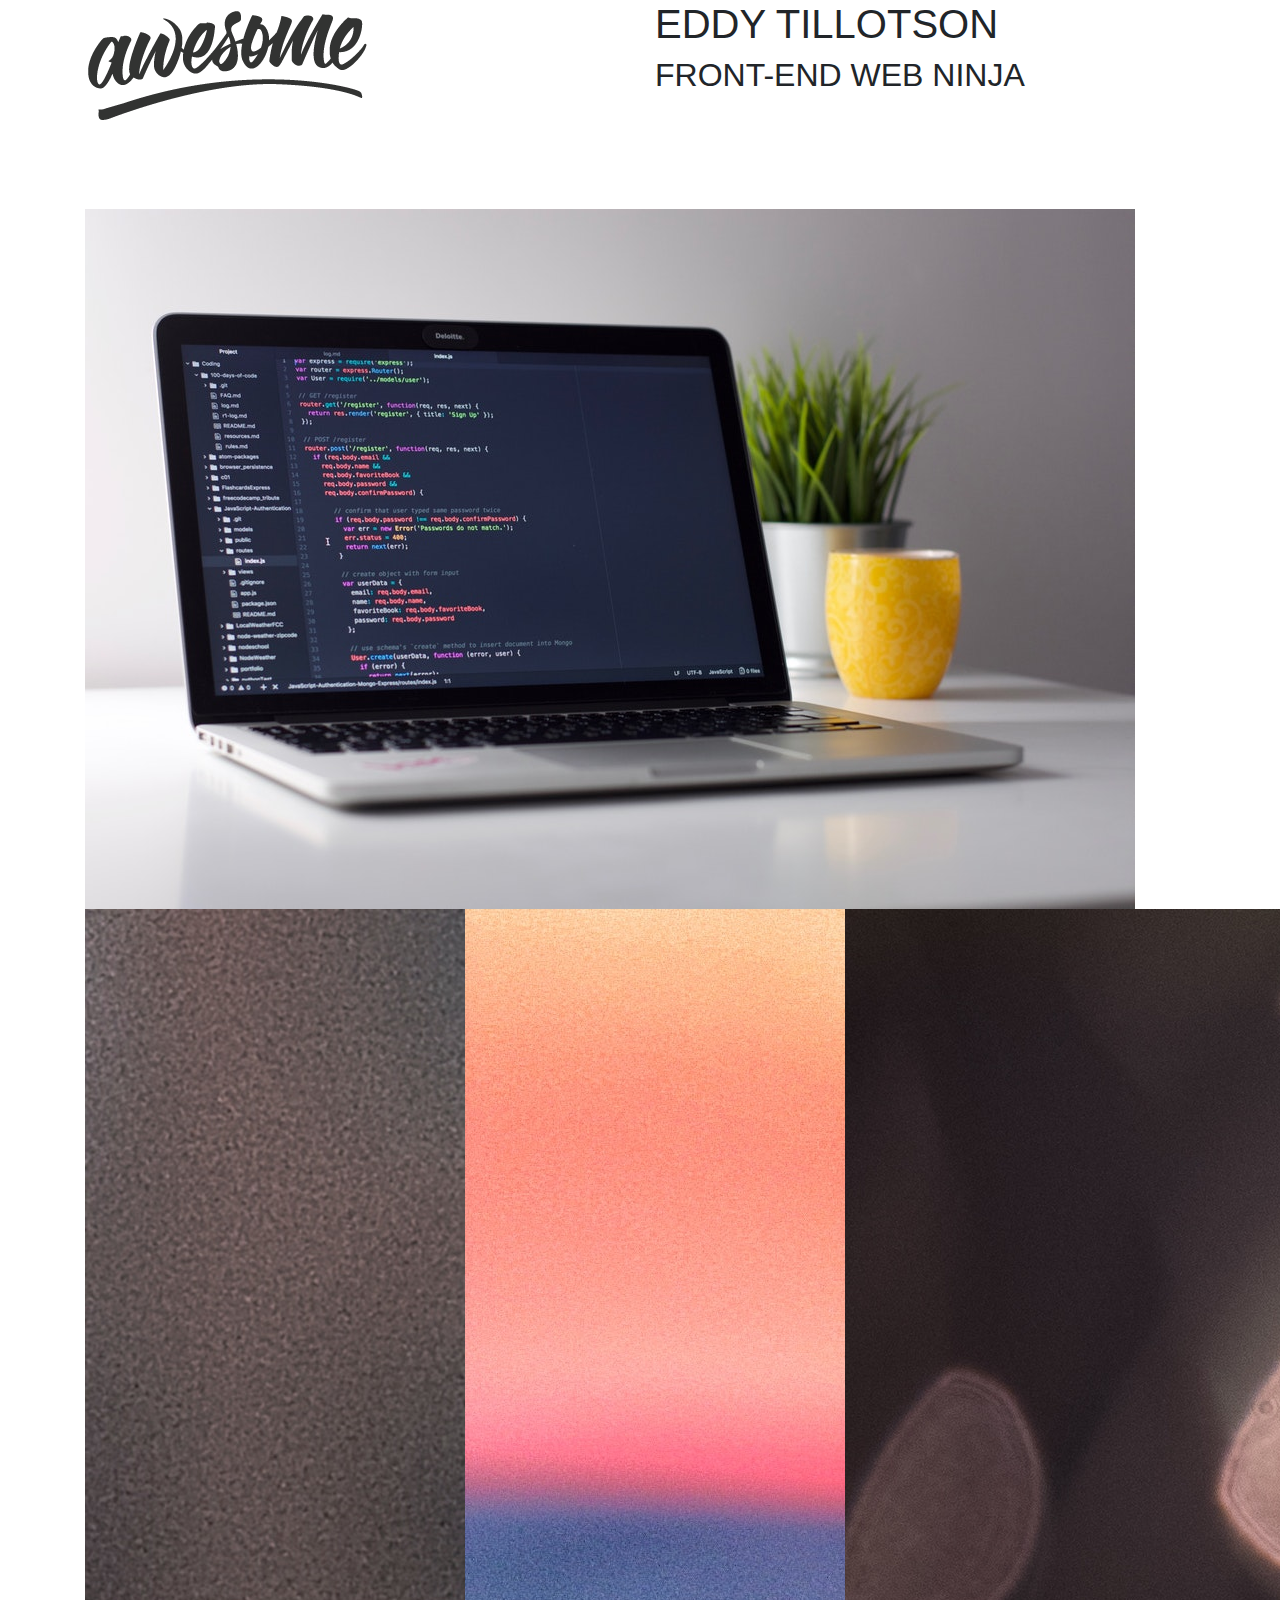
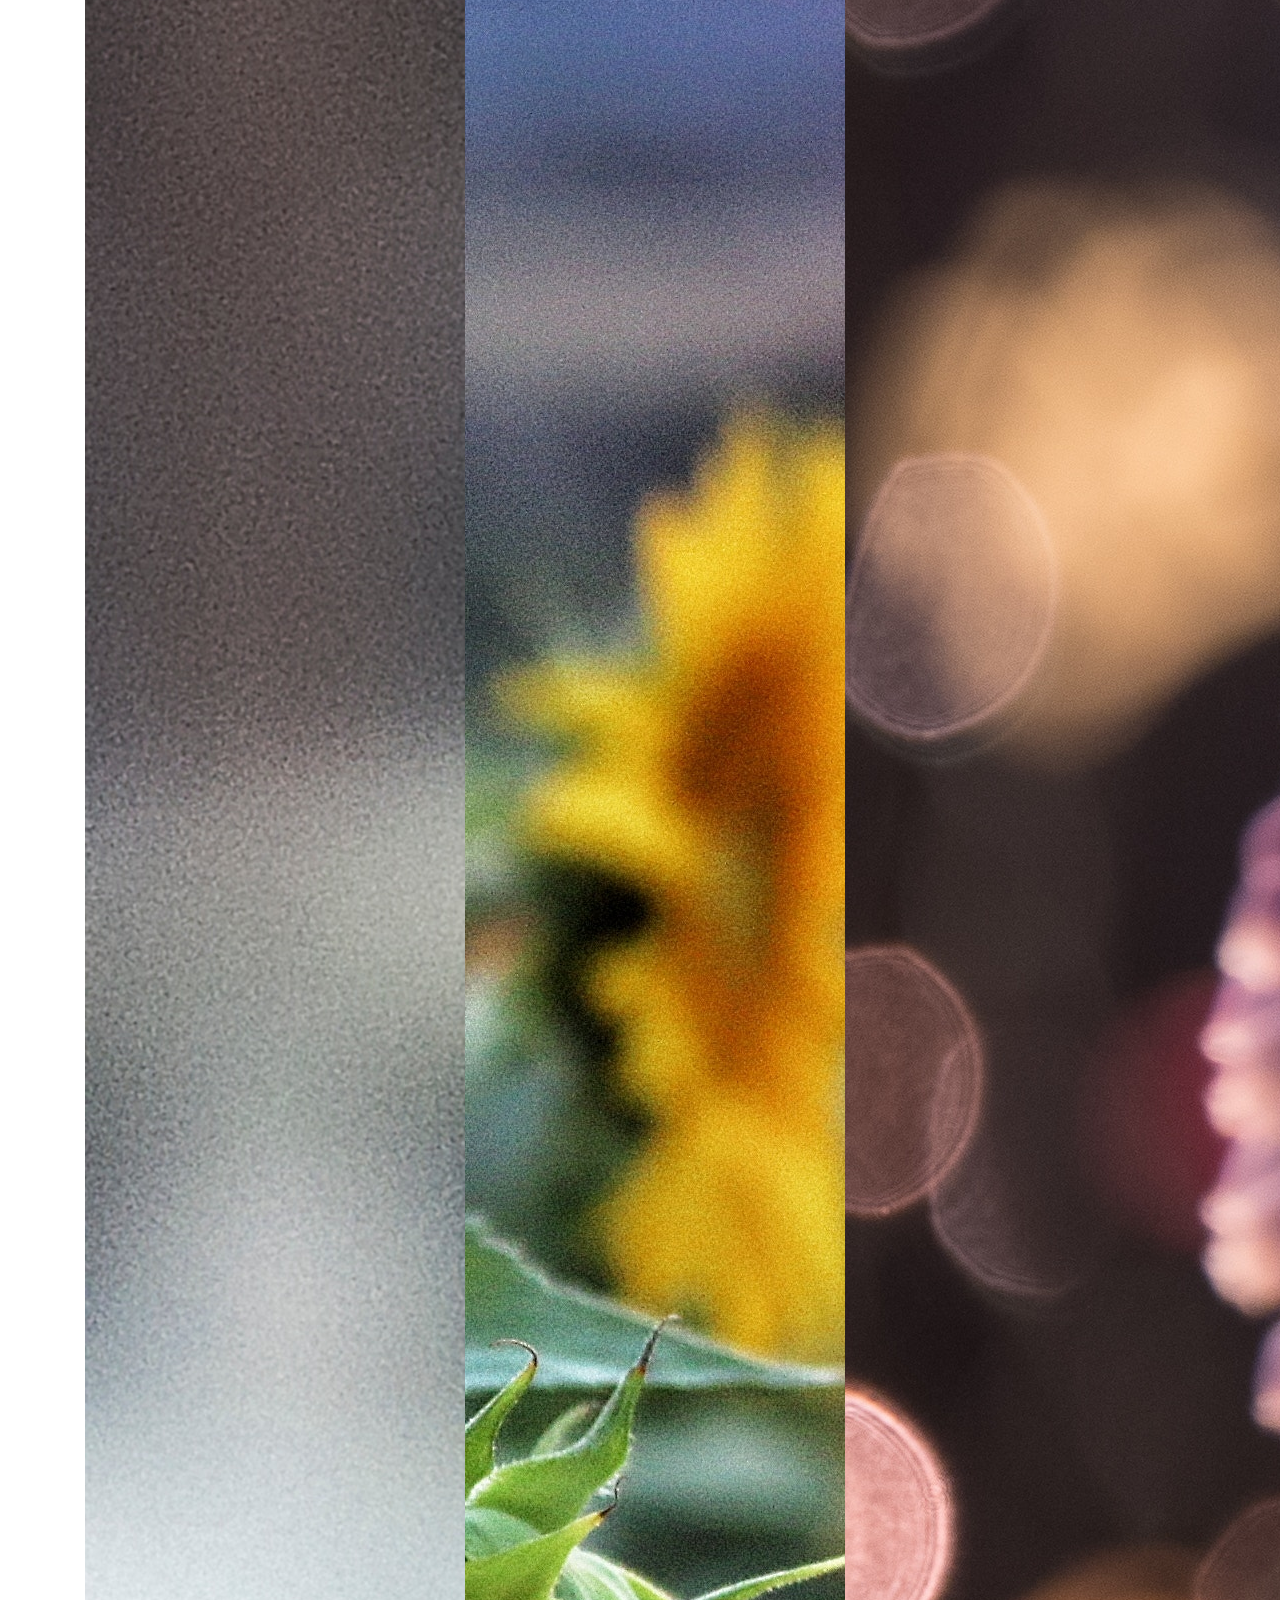
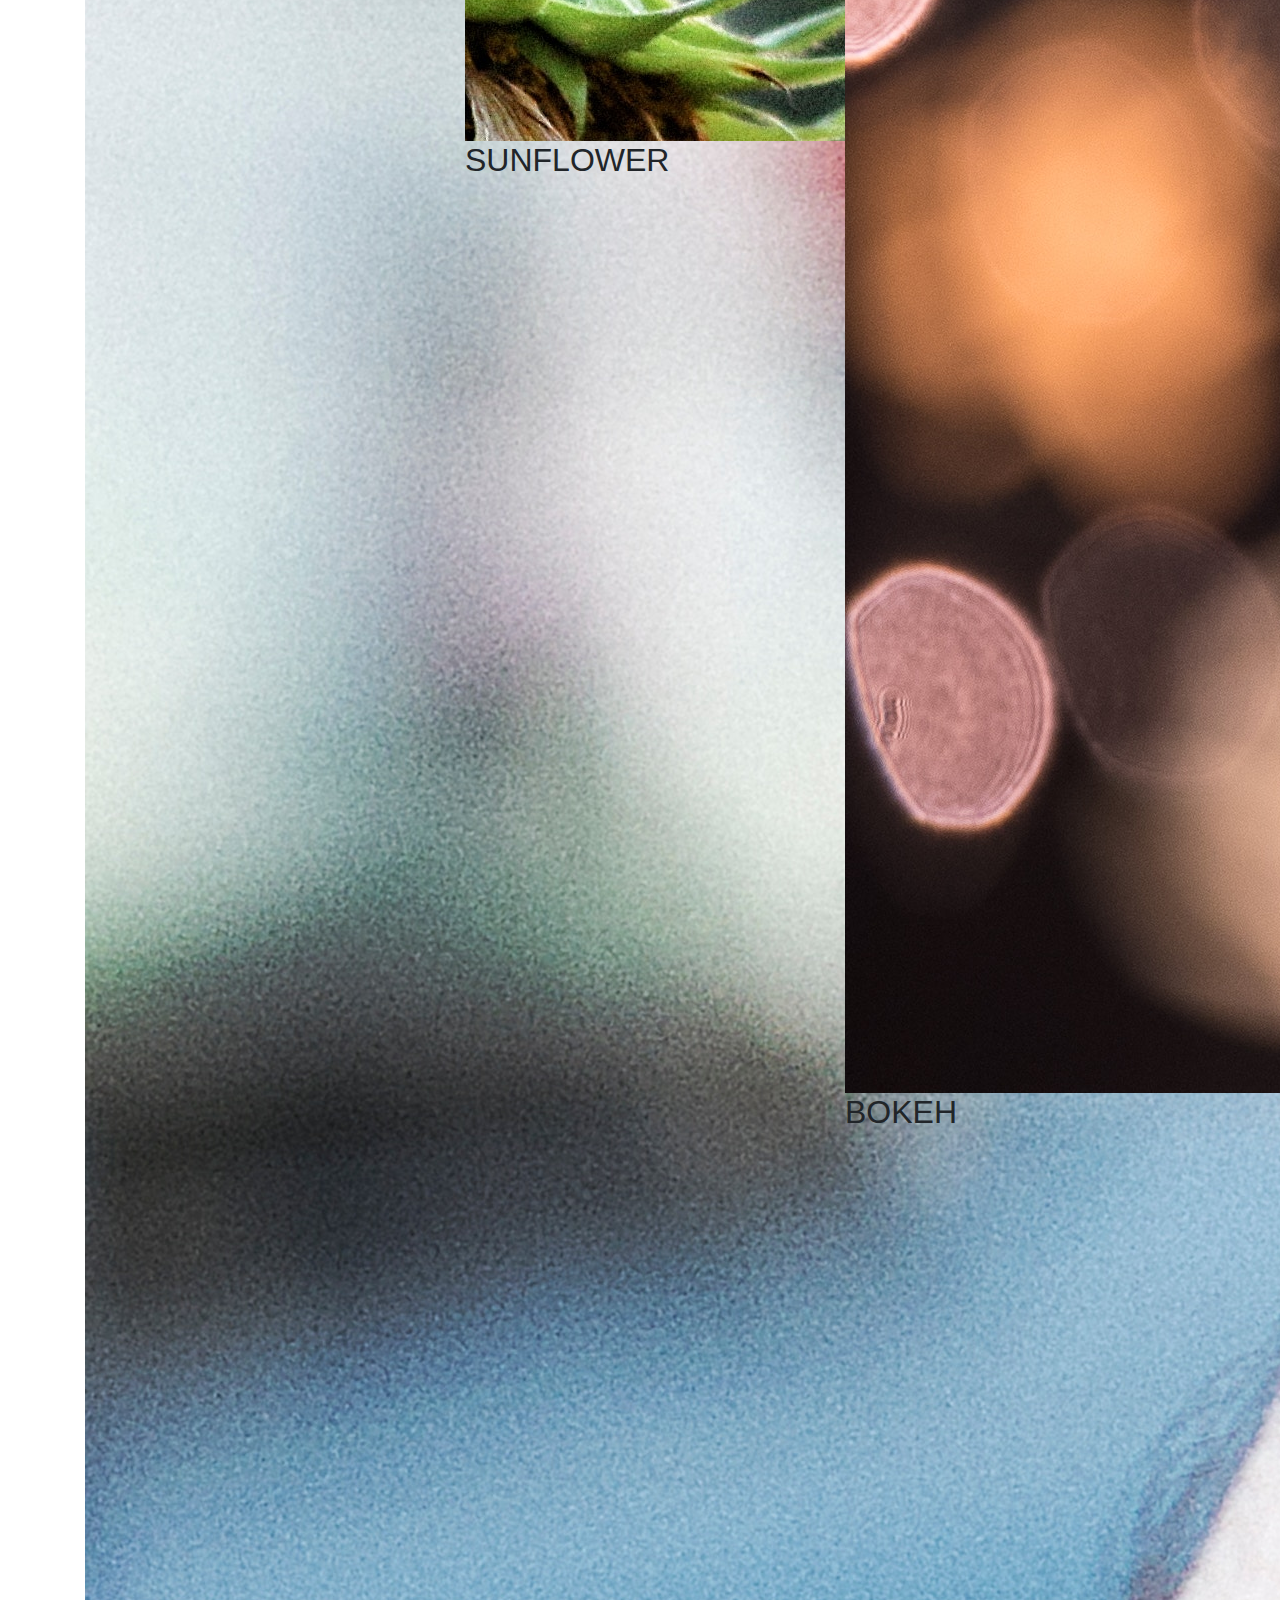
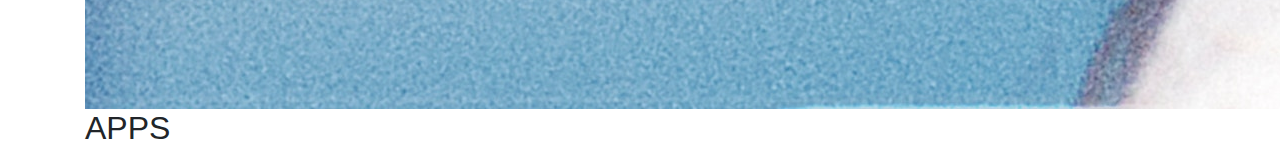
<file: style.css/Portfolio mock up site.html>
<!doctype html>
<html>
<head>
    <meta charset="utf-8">
	<meta name="viewport" content="width=device-width, initial-scale=1.0">
    <meta http-equiv="X-UA-Compatible" content="ie=edge">
	<link rel="stylesheet" href="https://stackpath.bootstrapcdn.com/bootstrap/4.3.1/css/bootstrap.min.css" integrity="sha384-ggOyR0iXCbMQv3Xipma34MD+dH/1fQ784/j6cY/iJTQUOhcWr7x9JvoRxT2MZw1T" crossorigin="anonymous">
<title>Portfolio mock up site</title>
<link href="styles.css" rel="stylesheet" type="text/css">
</head>

<body>
	<div class ="container">
		<div class="row">
		    <div class="col-md-6">
			  <img src="../../images/amesome.logo.png" alt="Portfolio" clas="awesome.logo">
			</div>
			<div class="col-md-6">
				<h1>EDDY TILLOTSON</h1>
				<h2>FRONT-END WEB NINJA</h2>
			</div>
		</div>
		    <div class="row">
				<hr>
		    </div>
		  <div class="row">
			<div class="col-md-12">
				<img src="../../images/hero.jpg" alt="Hero"/>
			</div>
		  </div>
			<div class="row">
				<div class="col-md-4">
					<img src="../../images/apps.jpg" alt="Apps"/>
					<h2>APPS</h2>
					<a></a>
			  </div>
				<div class="col-md-4">
					<img src="../../images/sunflower.jpg" alt="Sunflower"/>
					<h2>SUNFLOWER</h2>
					<a></a>
			  </div>
				<div class="col-md-4">
					<img src="../../images/bokeh.jpg" alt="Bokeh"/>
					<h2>BOKEH</h2>
					<a></a>
			  </div>
			</div>
	</div>
</body>
</html>
</file>
<file: style.css/styles.css>
.awesome.logo { 
  width: 200px;
	hight: 60px;
}
</file>
